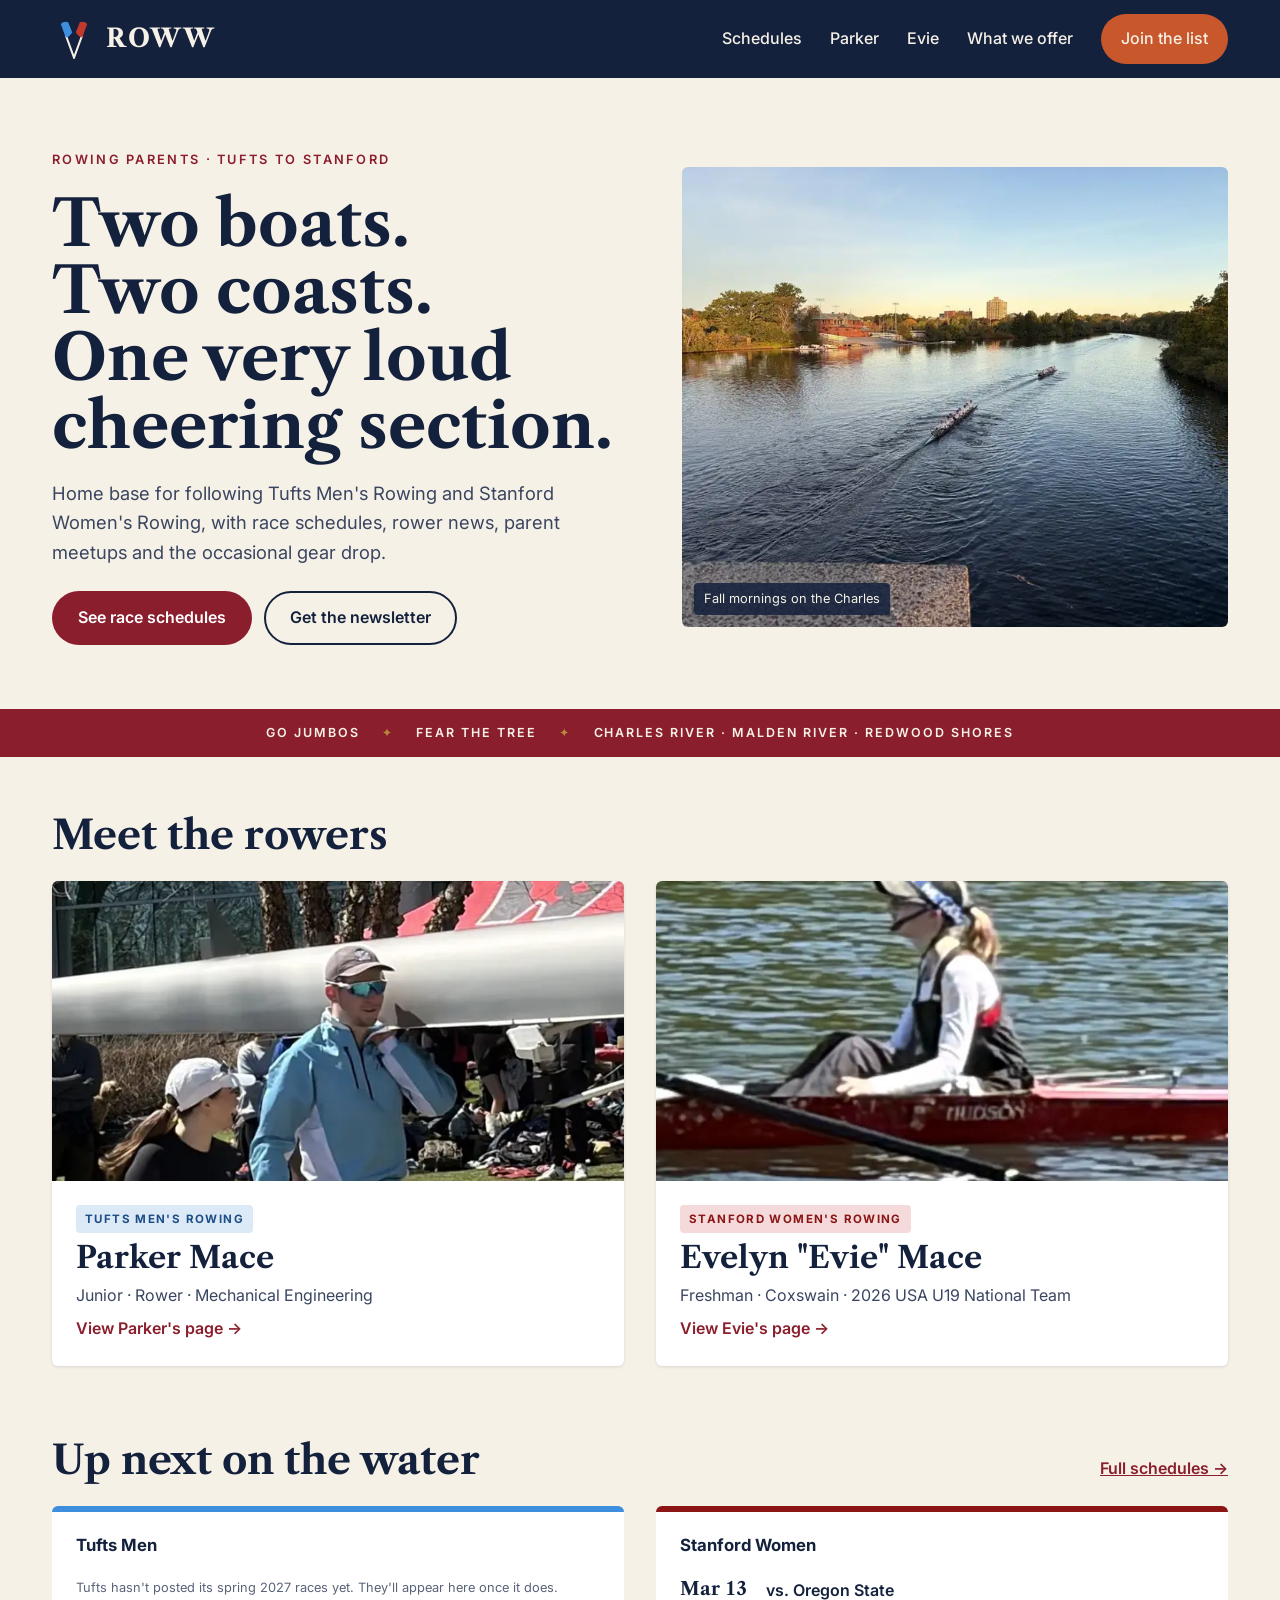
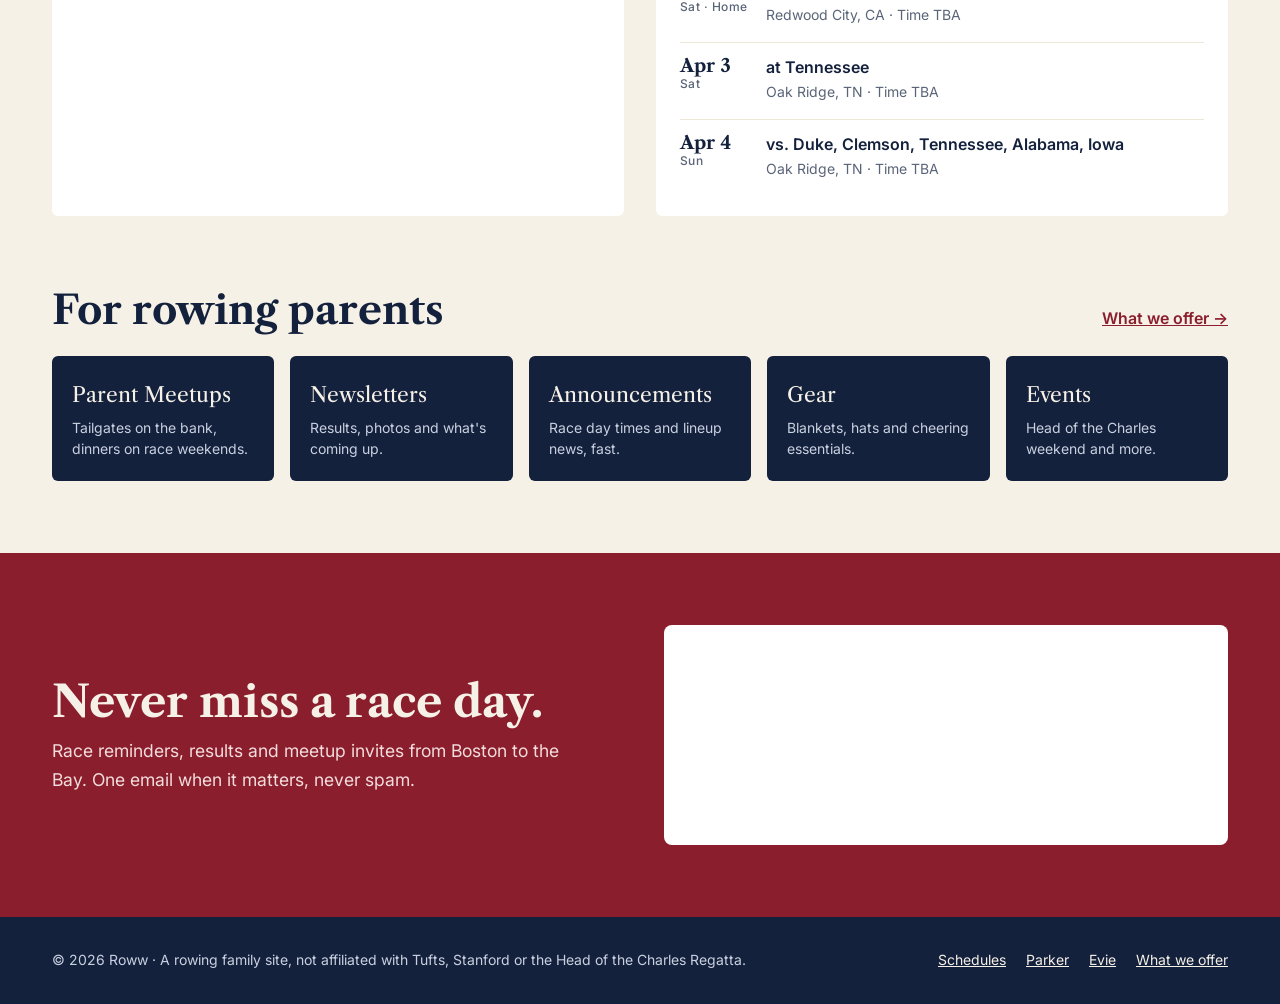
<file: index.html>
<!doctype html>
<html lang="en">
<head>
<meta charset="utf-8">
<meta name="viewport" content="width=device-width, initial-scale=1, viewport-fit=cover">
<title>Roww · Rowing parents, Tufts to Stanford</title>
<meta name="description" content="Race schedules, rower news and parent meetups for the families following Parker at Tufts Men's Rowing and Evie at Stanford Women's Rowing.">
<link rel="canonical" href="https://roww.ai/">
<meta name="theme-color" content="#14213D">

<!-- Social sharing previews -->
<meta property="og:type" content="website">
<meta property="og:site_name" content="Roww">
<meta property="og:title" content="Roww · Rowing parents, Tufts to Stanford">
<meta property="og:description" content="Two boats. Two coasts. One very loud cheering section.">
<meta property="og:url" content="https://roww.ai/">
<meta property="og:image" content="https://roww.ai/images/og-image.png">
<meta property="og:image:width" content="1200">
<meta property="og:image:height" content="630">
<meta property="og:image:alt" content="Roww logo: two crossed oar blades, Tufts blue and Stanford cardinal">
<meta name="twitter:card" content="summary_large_image">

<link rel="icon" href="/favicon.svg" type="image/svg+xml">
<link rel="icon" href="/favicon-32.png" sizes="32x32" type="image/png">
<link rel="apple-touch-icon" href="/apple-touch-icon.png">

<link rel="preconnect" href="https://fonts.googleapis.com">
<link rel="preconnect" href="https://fonts.gstatic.com" crossorigin>
<link rel="stylesheet" href="https://fonts.googleapis.com/css2?family=Libre+Caslon+Text:wght@400;700&family=Inter:wght@400;500;600;700&display=swap">
<link rel="stylesheet" href="css/site.css">
<link rel="preload" as="image" href="images/charles-sunrise-sm.webp" imagesrcset="images/charles-sunrise-sm.webp 800w, images/charles-sunrise-lg.webp 1400w" imagesizes="(min-width: 900px) 600px, 100vw">
</head>
<body>
<a class="skip-link" href="#main">Skip to content</a>

<!-- HEADER (same on every page) -->
<header class="site-header">
  <div class="wrap">
    <a class="brand" href="/" aria-label="Roww home">
      <svg viewBox="0 0 200 200" aria-hidden="true"><g transform="translate(100,185) rotate(-20)"><line x1="0" y1="0" x2="0" y2="-108" stroke="#F6F1E7" stroke-width="9" stroke-linecap="round"/><path d="M -4 -100 L -4 -165 Q 14 -174 30 -160 L 32 -112 Q 14 -96 -4 -100 Z" fill="#3E8EDE"/></g><g transform="translate(100,185) rotate(20) scale(-1,1)"><line x1="0" y1="0" x2="0" y2="-108" stroke="#F6F1E7" stroke-width="9" stroke-linecap="round"/><path d="M -4 -100 L -4 -165 Q 14 -174 30 -160 L 32 -112 Q 14 -96 -4 -100 Z" fill="#C0392B"/></g></svg>
      <span class="brand-word">ROWW</span>
    </a>
    <button class="menu-toggle" type="button" aria-expanded="false" aria-controls="site-nav">
      <svg viewBox="0 0 24 24" fill="none" stroke="currentColor" stroke-width="2" stroke-linecap="round" aria-hidden="true"><path d="M4 7h16M4 12h16M4 17h16"/></svg>
      Menu
    </button>
    <nav class="site-nav" id="site-nav" aria-label="Main">
      <ul>
        <li><a href="schedules.html">Schedules</a></li>
        <li><a href="parker.html">Parker</a></li>
        <li><a href="evie.html">Evie</a></li>
        <li><a href="offer.html">What we offer</a></li>
        <li><a class="btn btn-orange nav-cta" href="#signup">Join the list</a></li>
      </ul>
    </nav>
  </div>
</header>

<main id="main">

  <section class="hero">
    <div class="wrap">
      <div class="hero-copy">
        <p class="eyebrow">Rowing parents · Tufts to Stanford</p>
        <h1>Two boats. Two coasts. One very loud cheering section.</h1>
        <p class="hero-lede">Home base for following Tufts Men's Rowing and Stanford Women's Rowing, with race schedules, rower news, parent meetups and the occasional gear drop.</p>
        <div class="btn-row">
          <a class="btn btn-crimson" href="schedules.html">See race schedules</a>
          <a class="btn btn-outline" href="#signup">Get the newsletter</a>
        </div>
      </div>
      <figure class="hero-figure">
        <img src="images/charles-sunrise-sm.webp"
             srcset="images/charles-sunrise-sm.webp 800w, images/charles-sunrise-lg.webp 1400w"
             sizes="(min-width: 900px) 600px, 100vw"
             width="800" height="600" fetchpriority="high"
             alt="Eights rowing up the Charles River at sunrise past a boathouse in fall color">
        <figcaption>Fall mornings on the Charles</figcaption>
      </figure>
    </div>
  </section>

  <div class="ribbon" aria-hidden="true">
    <div class="wrap">
      <span>Go Jumbos</span><span class="star">✦</span><span>Fear the Tree</span><span class="star">✦</span><span>Charles River · Malden River · Redwood Shores</span>
    </div>
  </div>

  <section class="section" aria-labelledby="rowers-h">
    <div class="wrap">
      <h2 id="rowers-h">Meet the rowers</h2>
      <div class="rower-grid">
        <a class="rower-card" href="parker.html">
          <img src="images/parker-shell-sm.webp" srcset="images/parker-shell-sm.webp 369w, images/parker-shell-lg.webp 646w" sizes="(min-width: 720px) 600px, 100vw" width="369" height="800" loading="lazy" style="object-position: 50% 40%"
               alt="Parker carrying a Tufts shell to the dock">
          <div class="body">
            <span class="tag tag-tufts">Tufts Men's Rowing</span>
            <h3>Parker Mace</h3>
            <p class="meta">Junior · Rower · Mechanical Engineering</p>
            <span class="more">View Parker's page →</span>
          </div>
        </a>
        <a class="rower-card" href="evie.html">
          <img src="images/evie-cox-sm.webp" srcset="images/evie-cox-sm.webp 515w, images/evie-cox-lg.webp 901w" sizes="(min-width: 720px) 600px, 100vw" width="515" height="800" loading="lazy" style="object-position: 50% 40%"
               alt="Evie in the coxswain seat of a red shell">
          <div class="body">
            <span class="tag tag-stanford">Stanford Women's Rowing</span>
            <h3>Evelyn "Evie" Mace</h3>
            <p class="meta">Freshman · Coxswain · 2026 USA U19 National Team</p>
            <span class="more">View Evie's page →</span>
          </div>
        </a>
      </div>
    </div>
  </section>

  <section class="section" aria-labelledby="upnext-h">
    <div class="wrap">
      <div class="section-head">
        <h2 id="upnext-h">Up next on the water</h2>
        <a href="schedules.html">Full schedules →</a>
      </div>
      <div class="upnext-grid" id="upnext">
        <div class="upnext-card tufts"><h3>Tufts Men</h3><p class="sample-note">Loading races…</p></div>
        <div class="upnext-card stanford"><h3>Stanford Women</h3><p class="sample-note">Loading races…</p></div>
      </div>
    </div>
  </section>

  <section class="section" aria-labelledby="offer-h">
    <div class="wrap">
      <div class="section-head">
        <h2 id="offer-h">For rowing parents</h2>
        <a href="offer.html">What we offer →</a>
      </div>
      <div class="offer-strip">
        <a href="offer.html#meetups"><span class="name">Parent Meetups</span><span class="blurb">Tailgates on the bank, dinners on race weekends.</span></a>
        <a href="offer.html#newsletters"><span class="name">Newsletters</span><span class="blurb">Results, photos and what's coming up.</span></a>
        <a href="offer.html#announcements"><span class="name">Announcements</span><span class="blurb">Race day times and lineup news, fast.</span></a>
        <a href="offer.html#gear"><span class="name">Gear</span><span class="blurb">Blankets, hats and cheering essentials.</span></a>
        <a href="offer.html#events"><span class="name">Events</span><span class="blurb">Head of the Charles weekend and more.</span></a>
      </div>
    </div>
  </section>

  <section class="signup" id="signup" aria-labelledby="signup-h">
    <div class="wrap">
      <div>
        <h2 id="signup-h">Never miss a race day.</h2>
        <p>Race reminders, results and meetup invites from Boston to the Bay. One email when it matters, never spam.</p>
      </div>
      <!-- SIGNUP FORM: Constant Contact inline form. Edit the form's fields and wording in Constant Contact, not here. -->
      <div class="cc-form">
<!-- Begin Constant Contact Inline Form Code -->
<div class="ctct-inline-form" data-form-id="ab617357-0ce6-487d-9f11-907c189fa9ec"></div>
<!-- End Constant Contact Inline Form Code -->
      </div>
    </div>
  </section>

</main>

<!-- FOOTER (same on every page) -->
<footer class="site-footer">
  <div class="wrap">
    <p>© 2026 Roww · A rowing family site, not affiliated with Tufts, Stanford or the Head of the Charles Regatta.</p>
    <ul class="footer-links">
      <li><a href="schedules.html">Schedules</a></li>
      <li><a href="parker.html">Parker</a></li>
      <li><a href="evie.html">Evie</a></li>
      <li><a href="offer.html">What we offer</a></li>
    </ul>
  </div>
</footer>

<script src="js/site.js" defer></script>
<!-- Begin Constant Contact Active Forms -->
<script> var _ctct_m = "75a6a1ada45d8d540d7086246d380469"; </script>
<script id="signupScript" src="//static.ctctcdn.com/js/signup-form-widget/current/signup-form-widget.min.js" async defer></script>
<!-- End Constant Contact Active Forms -->
</body>
</html>
</file>
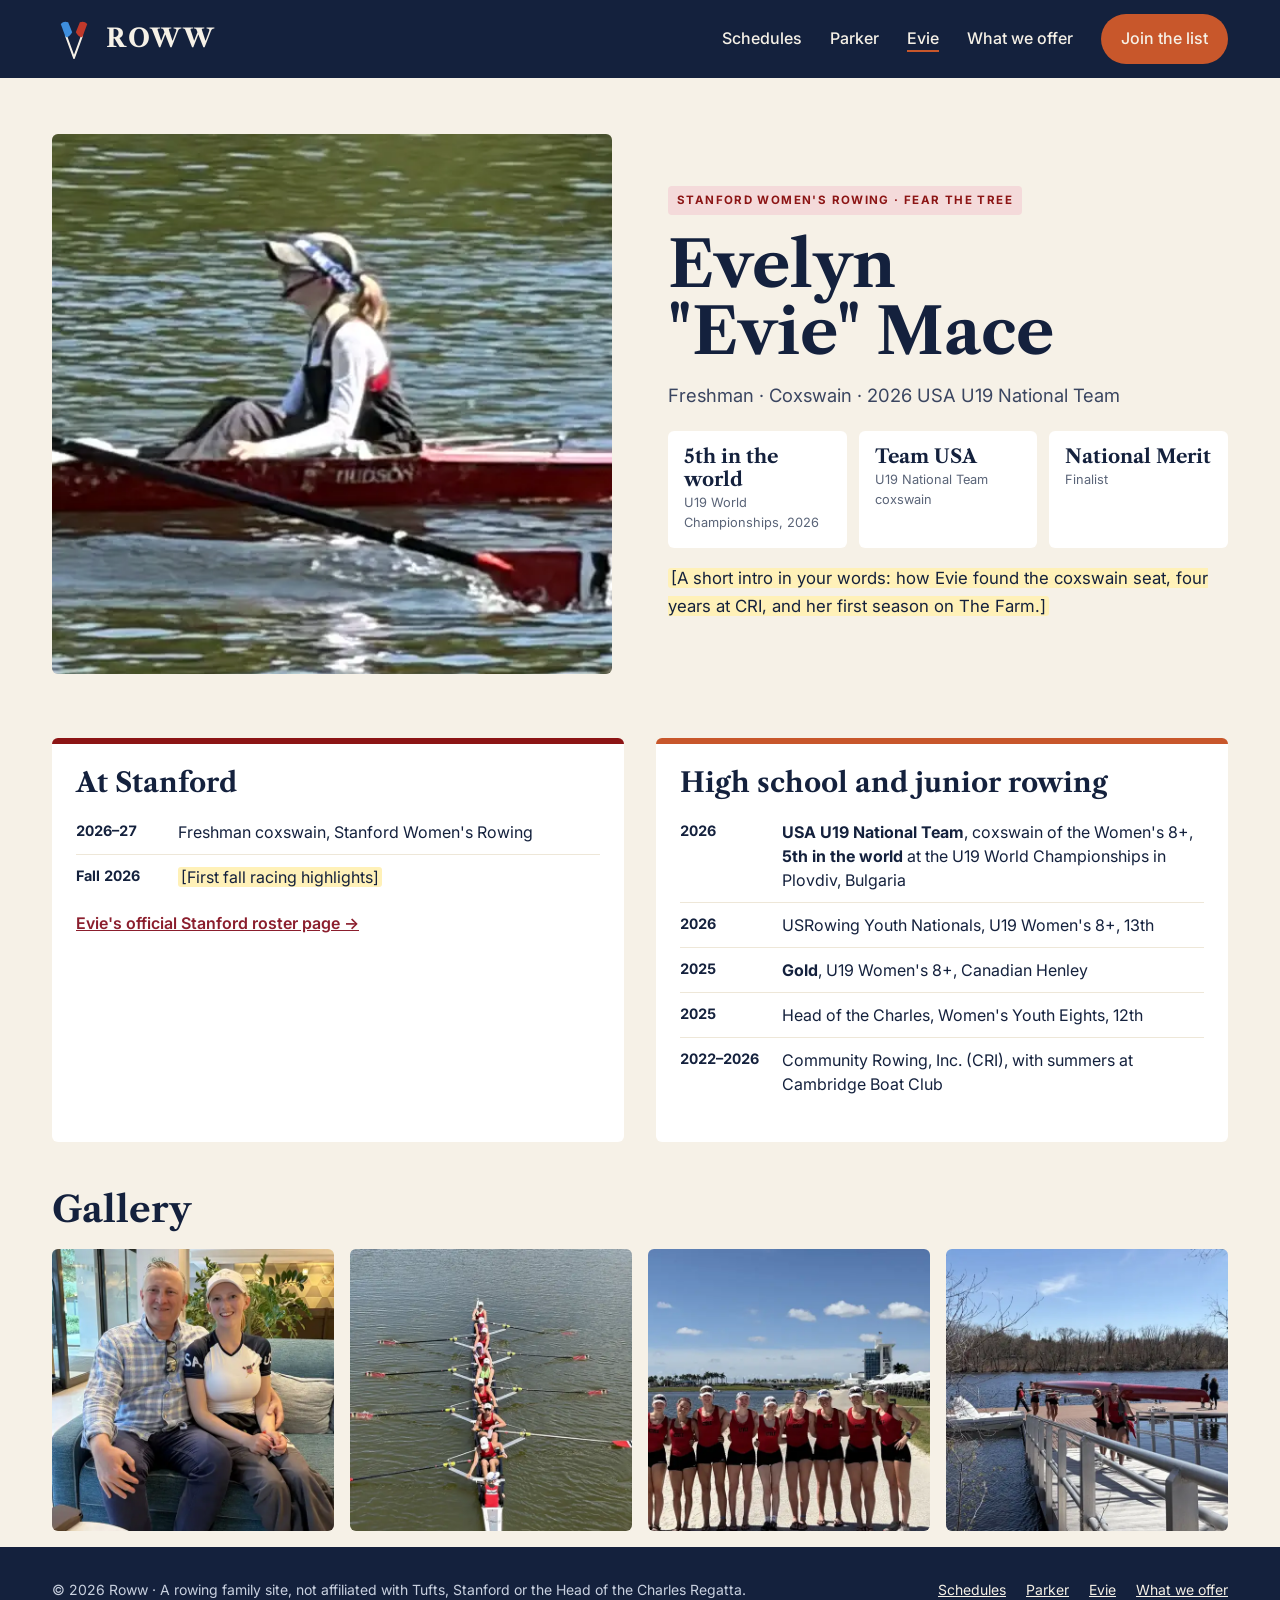
<file: evie.html>
<!doctype html>
<html lang="en">
<head>
<meta charset="utf-8">
<meta name="viewport" content="width=device-width, initial-scale=1, viewport-fit=cover">
<title>Evie Mace · Stanford Women's Rowing · Roww</title>
<meta name="description" content="Evie's rowing page: results at Stanford, junior rowing highlights and race-day photos.">
<link rel="canonical" href="https://roww.ai/evie.html">
<meta name="theme-color" content="#14213D">

<!-- Social sharing previews -->
<meta property="og:type" content="website">
<meta property="og:site_name" content="Roww">
<meta property="og:title" content="Evie Mace · Stanford Women's Rowing · Roww">
<meta property="og:description" content="Evie's rowing page: results at Stanford, junior rowing highlights and race-day photos.">
<meta property="og:url" content="https://roww.ai/evie.html">
<meta property="og:image" content="https://roww.ai/images/og-image.png">
<meta property="og:image:width" content="1200">
<meta property="og:image:height" content="630">
<meta property="og:image:alt" content="Roww logo: two crossed oar blades, Tufts blue and Stanford cardinal">
<meta name="twitter:card" content="summary_large_image">

<link rel="icon" href="/favicon.svg" type="image/svg+xml">
<link rel="icon" href="/favicon-32.png" sizes="32x32" type="image/png">
<link rel="apple-touch-icon" href="/apple-touch-icon.png">

<link rel="preconnect" href="https://fonts.googleapis.com">
<link rel="preconnect" href="https://fonts.gstatic.com" crossorigin>
<link rel="stylesheet" href="https://fonts.googleapis.com/css2?family=Libre+Caslon+Text:wght@400;700&family=Inter:wght@400;500;600;700&display=swap">
<link rel="stylesheet" href="css/site.css">
<link rel="preload" as="image" href="images/evie-cox-sm.webp" imagesrcset="images/evie-cox-sm.webp 800w, images/evie-cox-lg.webp 1400w" imagesizes="(min-width: 900px) 600px, 100vw">
</head>
<body>
<a class="skip-link" href="#main">Skip to content</a>

<!-- HEADER (same on every page) -->
<header class="site-header">
  <div class="wrap">
    <a class="brand" href="/" aria-label="Roww home">
      <svg viewBox="0 0 200 200" aria-hidden="true"><g transform="translate(100,185) rotate(-20)"><line x1="0" y1="0" x2="0" y2="-108" stroke="#F6F1E7" stroke-width="9" stroke-linecap="round"/><path d="M -4 -100 L -4 -165 Q 14 -174 30 -160 L 32 -112 Q 14 -96 -4 -100 Z" fill="#3E8EDE"/></g><g transform="translate(100,185) rotate(20) scale(-1,1)"><line x1="0" y1="0" x2="0" y2="-108" stroke="#F6F1E7" stroke-width="9" stroke-linecap="round"/><path d="M -4 -100 L -4 -165 Q 14 -174 30 -160 L 32 -112 Q 14 -96 -4 -100 Z" fill="#C0392B"/></g></svg>
      <span class="brand-word">ROWW</span>
    </a>
    <button class="menu-toggle" type="button" aria-expanded="false" aria-controls="site-nav">
      <svg viewBox="0 0 24 24" fill="none" stroke="currentColor" stroke-width="2" stroke-linecap="round" aria-hidden="true"><path d="M4 7h16M4 12h16M4 17h16"/></svg>
      Menu
    </button>
    <nav class="site-nav" id="site-nav" aria-label="Main">
      <ul>
        <li><a href="schedules.html">Schedules</a></li>
        <li><a href="parker.html">Parker</a></li>
        <li><a href="evie.html">Evie</a></li>
        <li><a href="offer.html">What we offer</a></li>
        <li><a class="btn btn-orange nav-cta" href="index.html#signup">Join the list</a></li>
      </ul>
    </nav>
  </div>
</header>

<main id="main">

  <div data-rower="evie">
    <div class="wrap"><p style="padding-block:48px">Loading Evie's page…</p></div>
  </div>

</main>

<!-- FOOTER (same on every page) -->
<footer class="site-footer">
  <div class="wrap">
    <p>© 2026 Roww · A rowing family site, not affiliated with Tufts, Stanford or the Head of the Charles Regatta.</p>
    <ul class="footer-links">
      <li><a href="schedules.html">Schedules</a></li>
      <li><a href="parker.html">Parker</a></li>
      <li><a href="evie.html">Evie</a></li>
      <li><a href="offer.html">What we offer</a></li>
    </ul>
  </div>
</footer>

<script src="js/site.js" defer></script>
<!-- Begin Constant Contact Active Forms -->
<script> var _ctct_m = "75a6a1ada45d8d540d7086246d380469"; </script>
<script id="signupScript" src="//static.ctctcdn.com/js/signup-form-widget/current/signup-form-widget.min.js" async defer></script>
<!-- End Constant Contact Active Forms -->
</body>
</html>
</file>
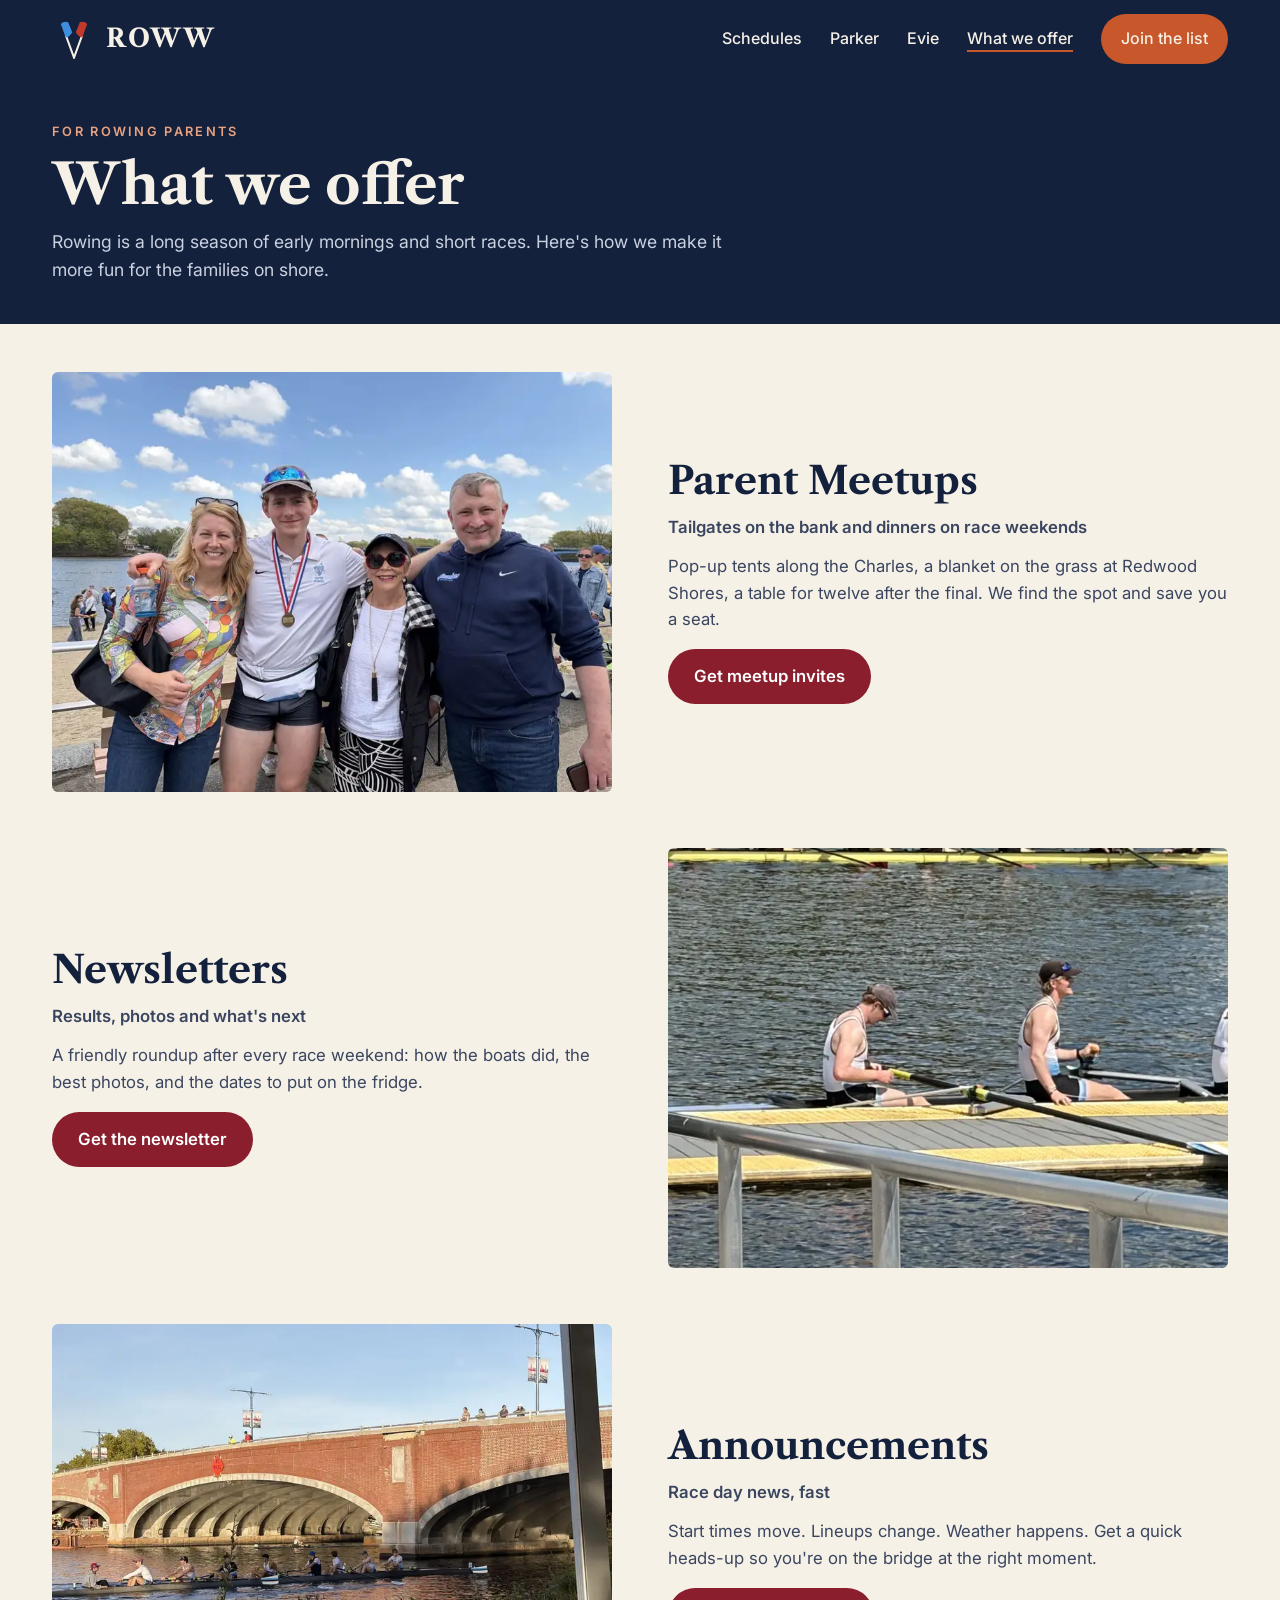
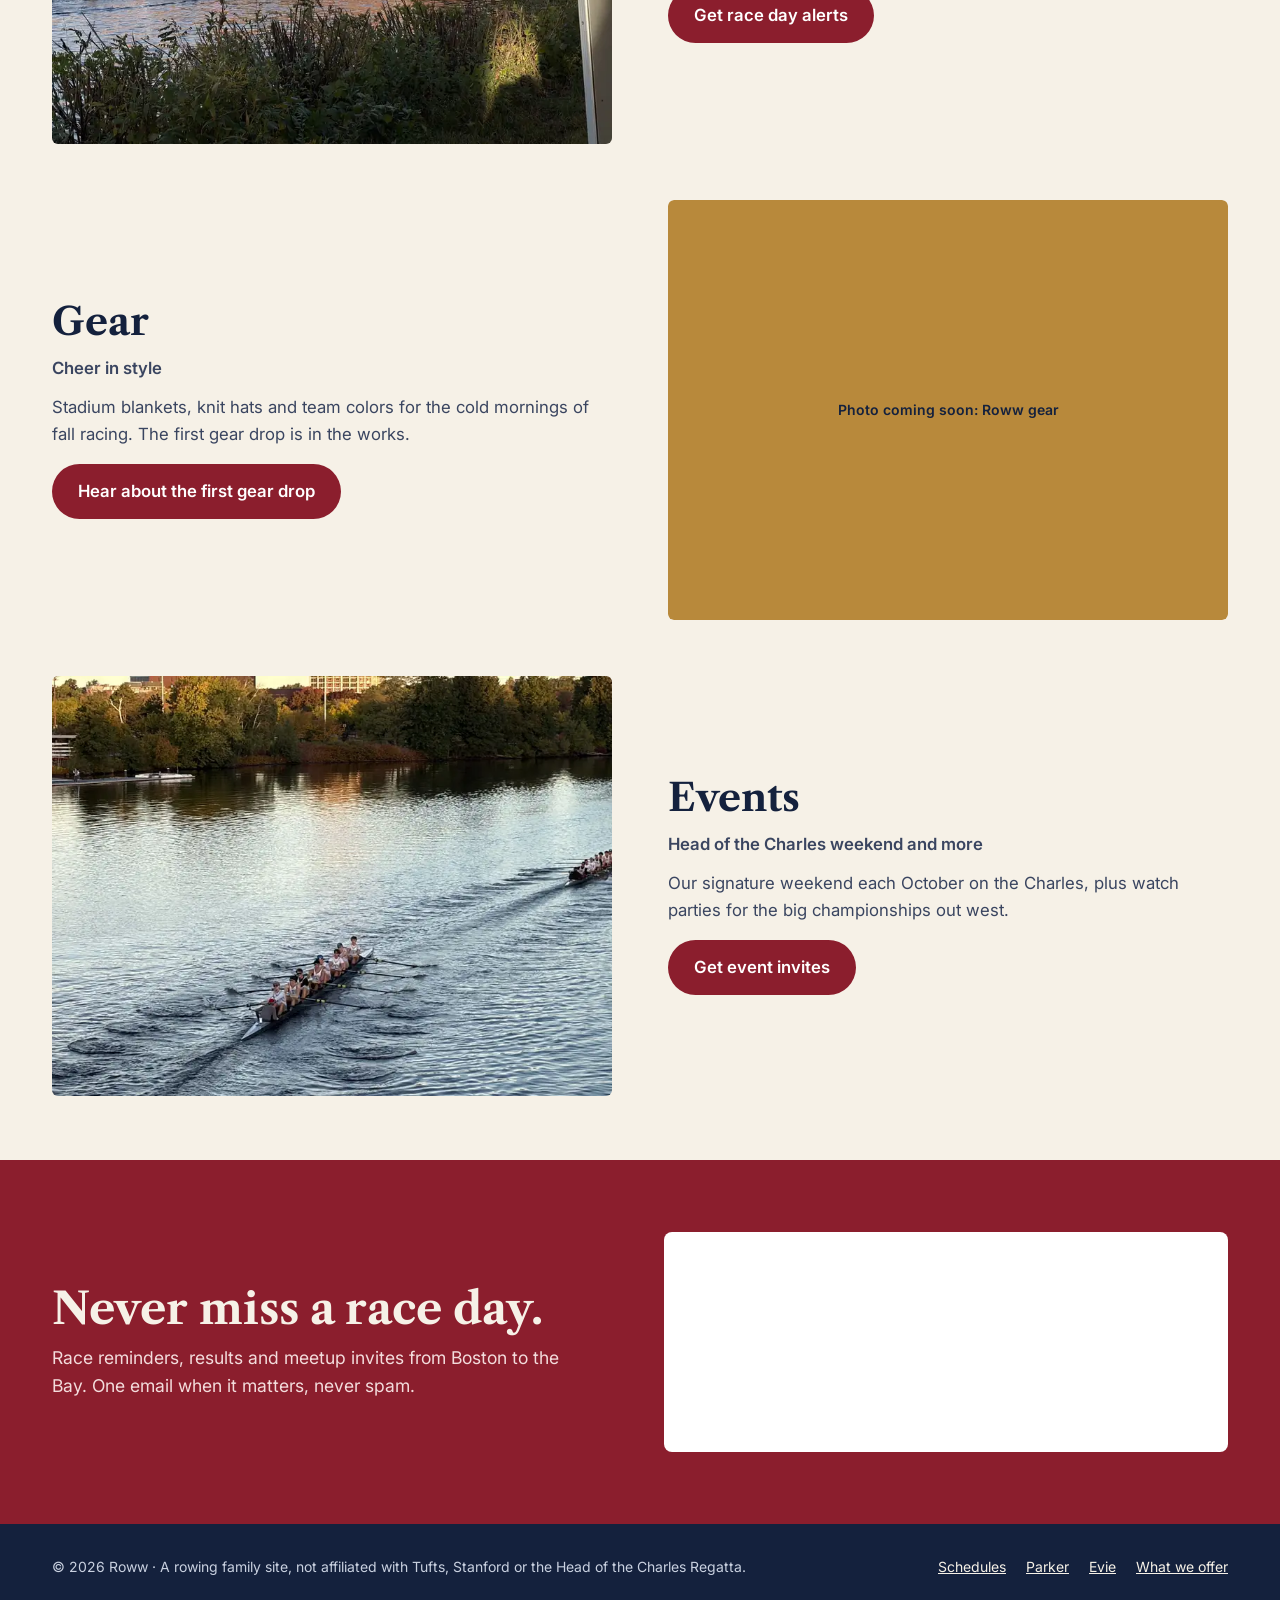
<file: offer.html>
<!doctype html>
<html lang="en">
<head>
<meta charset="utf-8">
<meta name="viewport" content="width=device-width, initial-scale=1, viewport-fit=cover">
<title>What we offer · Roww</title>
<meta name="description" content="Parent meetups, newsletters, race-day announcements, gear and events for rowing families following Tufts and Stanford.">
<link rel="canonical" href="https://roww.ai/offer.html">
<meta name="theme-color" content="#14213D">

<!-- Social sharing previews -->
<meta property="og:type" content="website">
<meta property="og:site_name" content="Roww">
<meta property="og:title" content="What we offer · Roww">
<meta property="og:description" content="Parent meetups, newsletters, race-day announcements, gear and events for rowing families following Tufts and Stanford.">
<meta property="og:url" content="https://roww.ai/offer.html">
<meta property="og:image" content="https://roww.ai/images/og-image.png">
<meta property="og:image:width" content="1200">
<meta property="og:image:height" content="630">
<meta property="og:image:alt" content="Roww logo: two crossed oar blades, Tufts blue and Stanford cardinal">
<meta name="twitter:card" content="summary_large_image">

<link rel="icon" href="/favicon.svg" type="image/svg+xml">
<link rel="icon" href="/favicon-32.png" sizes="32x32" type="image/png">
<link rel="apple-touch-icon" href="/apple-touch-icon.png">

<link rel="preconnect" href="https://fonts.googleapis.com">
<link rel="preconnect" href="https://fonts.gstatic.com" crossorigin>
<link rel="stylesheet" href="https://fonts.googleapis.com/css2?family=Libre+Caslon+Text:wght@400;700&family=Inter:wght@400;500;600;700&display=swap">
<link rel="stylesheet" href="css/site.css">
</head>
<body>
<a class="skip-link" href="#main">Skip to content</a>

<!-- HEADER (same on every page) -->
<header class="site-header">
  <div class="wrap">
    <a class="brand" href="/" aria-label="Roww home">
      <svg viewBox="0 0 200 200" aria-hidden="true"><g transform="translate(100,185) rotate(-20)"><line x1="0" y1="0" x2="0" y2="-108" stroke="#F6F1E7" stroke-width="9" stroke-linecap="round"/><path d="M -4 -100 L -4 -165 Q 14 -174 30 -160 L 32 -112 Q 14 -96 -4 -100 Z" fill="#3E8EDE"/></g><g transform="translate(100,185) rotate(20) scale(-1,1)"><line x1="0" y1="0" x2="0" y2="-108" stroke="#F6F1E7" stroke-width="9" stroke-linecap="round"/><path d="M -4 -100 L -4 -165 Q 14 -174 30 -160 L 32 -112 Q 14 -96 -4 -100 Z" fill="#C0392B"/></g></svg>
      <span class="brand-word">ROWW</span>
    </a>
    <button class="menu-toggle" type="button" aria-expanded="false" aria-controls="site-nav">
      <svg viewBox="0 0 24 24" fill="none" stroke="currentColor" stroke-width="2" stroke-linecap="round" aria-hidden="true"><path d="M4 7h16M4 12h16M4 17h16"/></svg>
      Menu
    </button>
    <nav class="site-nav" id="site-nav" aria-label="Main">
      <ul>
        <li><a href="schedules.html">Schedules</a></li>
        <li><a href="parker.html">Parker</a></li>
        <li><a href="evie.html">Evie</a></li>
        <li><a href="offer.html">What we offer</a></li>
        <li><a class="btn btn-orange nav-cta" href="#signup">Join the list</a></li>
      </ul>
    </nav>
  </div>
</header>

<main id="main">

  <section class="page-intro">
    <div class="wrap">
      <p class="eyebrow">For rowing parents</p>
      <h1>What we offer</h1>
      <p class="lede">Rowing is a long season of early mornings and short races. Here's how we make it more fun for the families on shore.</p>
    </div>
  </section>

  <div class="wrap offers" id="offerings">
    <p>Loading…</p>
  </div>

  <section class="signup" id="signup" aria-labelledby="signup-h">
    <div class="wrap">
      <div>
        <h2 id="signup-h">Never miss a race day.</h2>
        <p>Race reminders, results and meetup invites from Boston to the Bay. One email when it matters, never spam.</p>
      </div>
      <!-- SIGNUP FORM: Constant Contact inline form. Edit the form's fields and wording in Constant Contact, not here. -->
      <div class="cc-form">
<!-- Begin Constant Contact Inline Form Code -->
<div class="ctct-inline-form" data-form-id="ab617357-0ce6-487d-9f11-907c189fa9ec"></div>
<!-- End Constant Contact Inline Form Code -->
      </div>
    </div>
  </section>

</main>

<!-- FOOTER (same on every page) -->
<footer class="site-footer">
  <div class="wrap">
    <p>© 2026 Roww · A rowing family site, not affiliated with Tufts, Stanford or the Head of the Charles Regatta.</p>
    <ul class="footer-links">
      <li><a href="schedules.html">Schedules</a></li>
      <li><a href="parker.html">Parker</a></li>
      <li><a href="evie.html">Evie</a></li>
      <li><a href="offer.html">What we offer</a></li>
    </ul>
  </div>
</footer>

<script src="js/site.js" defer></script>
<!-- Begin Constant Contact Active Forms -->
<script> var _ctct_m = "75a6a1ada45d8d540d7086246d380469"; </script>
<script id="signupScript" src="//static.ctctcdn.com/js/signup-form-widget/current/signup-form-widget.min.js" async defer></script>
<!-- End Constant Contact Active Forms -->
</body>
</html>
</file>
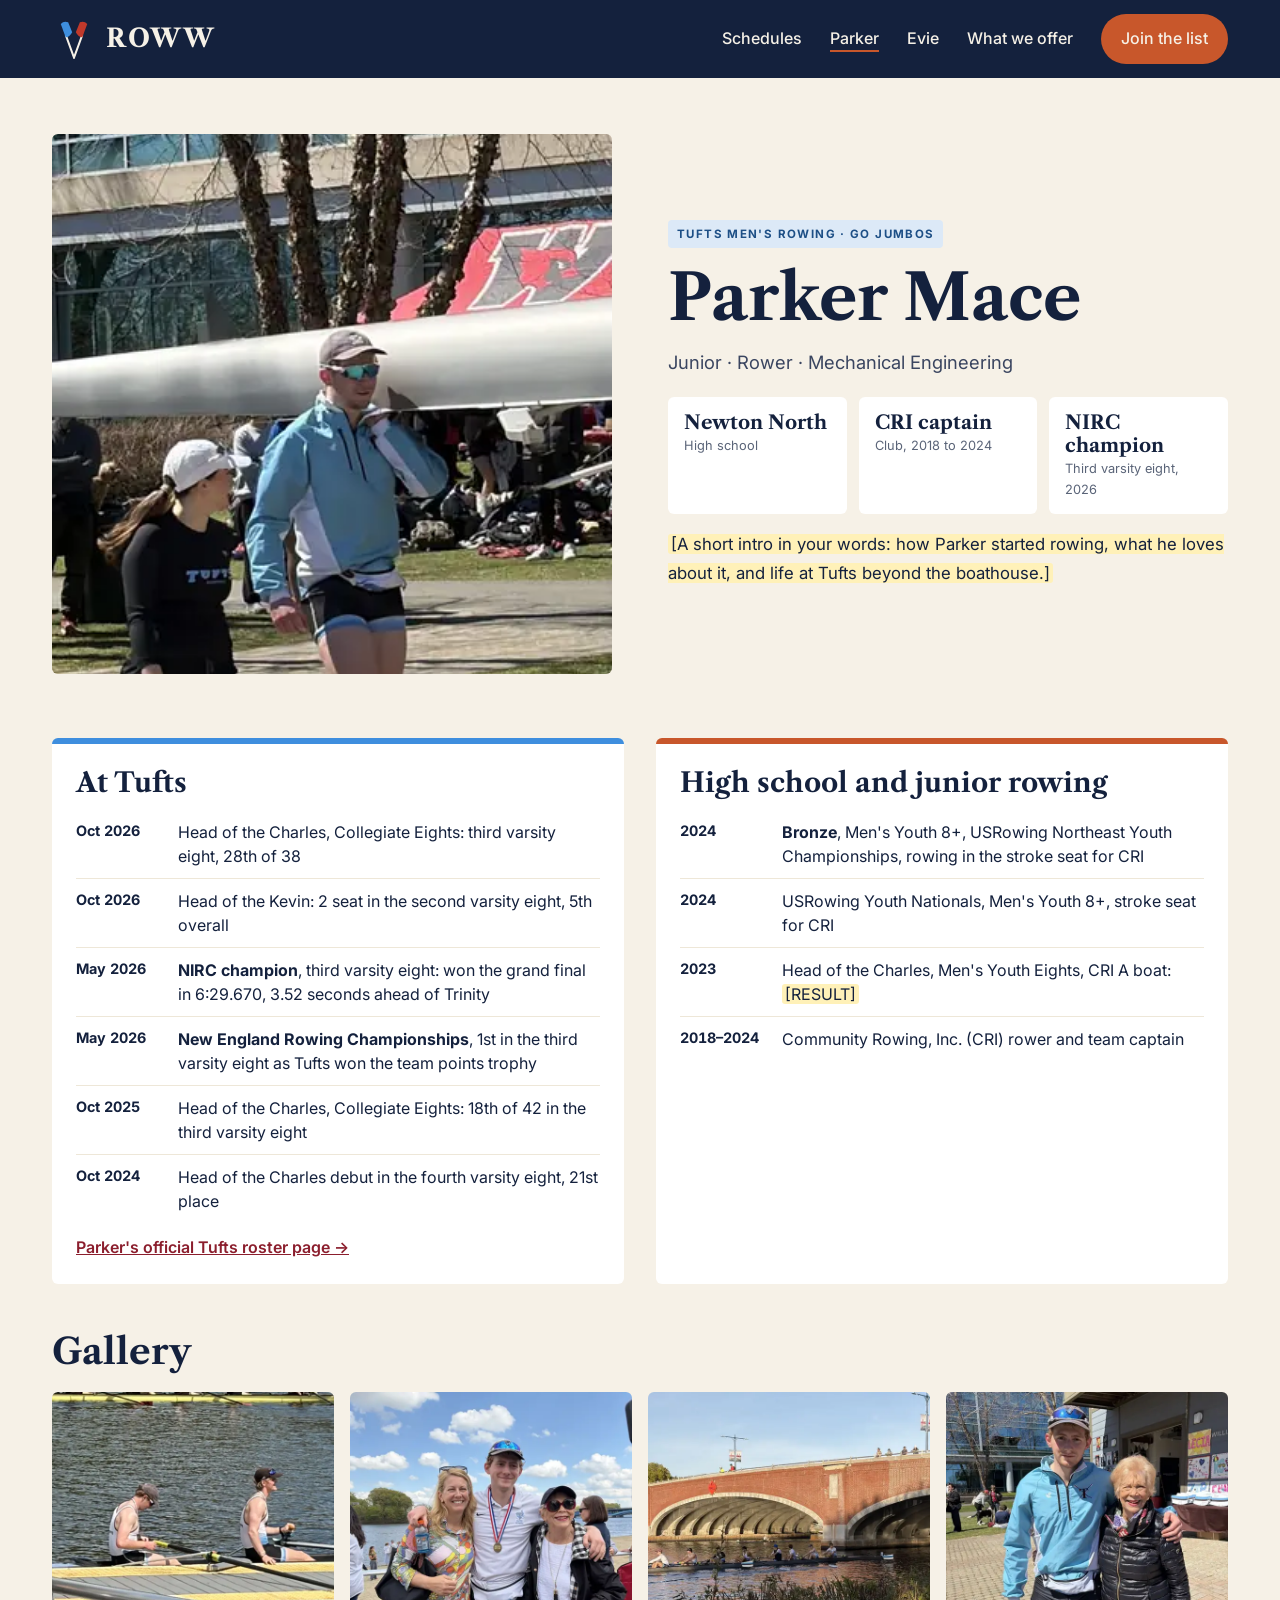
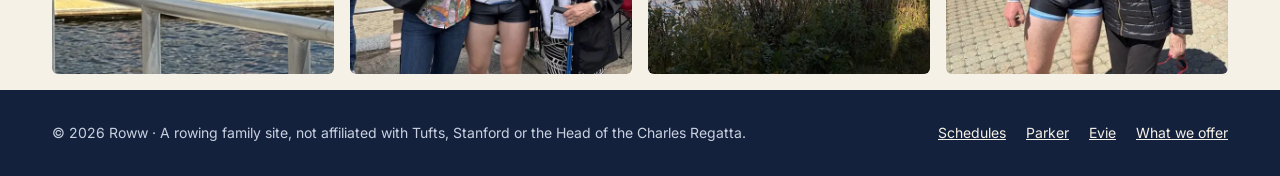
<file: parker.html>
<!doctype html>
<html lang="en">
<head>
<meta charset="utf-8">
<meta name="viewport" content="width=device-width, initial-scale=1, viewport-fit=cover">
<title>Parker Mace · Tufts Men's Rowing · Roww</title>
<meta name="description" content="Parker's rowing page: results at Tufts, junior rowing highlights and race-day photos.">
<link rel="canonical" href="https://roww.ai/parker.html">
<meta name="theme-color" content="#14213D">

<!-- Social sharing previews -->
<meta property="og:type" content="website">
<meta property="og:site_name" content="Roww">
<meta property="og:title" content="Parker Mace · Tufts Men's Rowing · Roww">
<meta property="og:description" content="Parker's rowing page: results at Tufts, junior rowing highlights and race-day photos.">
<meta property="og:url" content="https://roww.ai/parker.html">
<meta property="og:image" content="https://roww.ai/images/og-image.png">
<meta property="og:image:width" content="1200">
<meta property="og:image:height" content="630">
<meta property="og:image:alt" content="Roww logo: two crossed oar blades, Tufts blue and Stanford cardinal">
<meta name="twitter:card" content="summary_large_image">

<link rel="icon" href="/favicon.svg" type="image/svg+xml">
<link rel="icon" href="/favicon-32.png" sizes="32x32" type="image/png">
<link rel="apple-touch-icon" href="/apple-touch-icon.png">

<link rel="preconnect" href="https://fonts.googleapis.com">
<link rel="preconnect" href="https://fonts.gstatic.com" crossorigin>
<link rel="stylesheet" href="https://fonts.googleapis.com/css2?family=Libre+Caslon+Text:wght@400;700&family=Inter:wght@400;500;600;700&display=swap">
<link rel="stylesheet" href="css/site.css">
<link rel="preload" as="image" href="images/parker-shell-sm.webp" imagesrcset="images/parker-shell-sm.webp 800w, images/parker-shell-lg.webp 1400w" imagesizes="(min-width: 900px) 600px, 100vw">
</head>
<body>
<a class="skip-link" href="#main">Skip to content</a>

<!-- HEADER (same on every page) -->
<header class="site-header">
  <div class="wrap">
    <a class="brand" href="/" aria-label="Roww home">
      <svg viewBox="0 0 200 200" aria-hidden="true"><g transform="translate(100,185) rotate(-20)"><line x1="0" y1="0" x2="0" y2="-108" stroke="#F6F1E7" stroke-width="9" stroke-linecap="round"/><path d="M -4 -100 L -4 -165 Q 14 -174 30 -160 L 32 -112 Q 14 -96 -4 -100 Z" fill="#3E8EDE"/></g><g transform="translate(100,185) rotate(20) scale(-1,1)"><line x1="0" y1="0" x2="0" y2="-108" stroke="#F6F1E7" stroke-width="9" stroke-linecap="round"/><path d="M -4 -100 L -4 -165 Q 14 -174 30 -160 L 32 -112 Q 14 -96 -4 -100 Z" fill="#C0392B"/></g></svg>
      <span class="brand-word">ROWW</span>
    </a>
    <button class="menu-toggle" type="button" aria-expanded="false" aria-controls="site-nav">
      <svg viewBox="0 0 24 24" fill="none" stroke="currentColor" stroke-width="2" stroke-linecap="round" aria-hidden="true"><path d="M4 7h16M4 12h16M4 17h16"/></svg>
      Menu
    </button>
    <nav class="site-nav" id="site-nav" aria-label="Main">
      <ul>
        <li><a href="schedules.html">Schedules</a></li>
        <li><a href="parker.html">Parker</a></li>
        <li><a href="evie.html">Evie</a></li>
        <li><a href="offer.html">What we offer</a></li>
        <li><a class="btn btn-orange nav-cta" href="index.html#signup">Join the list</a></li>
      </ul>
    </nav>
  </div>
</header>

<main id="main">

  <div data-rower="parker">
    <div class="wrap"><p style="padding-block:48px">Loading Parker's page…</p></div>
  </div>

</main>

<!-- FOOTER (same on every page) -->
<footer class="site-footer">
  <div class="wrap">
    <p>© 2026 Roww · A rowing family site, not affiliated with Tufts, Stanford or the Head of the Charles Regatta.</p>
    <ul class="footer-links">
      <li><a href="schedules.html">Schedules</a></li>
      <li><a href="parker.html">Parker</a></li>
      <li><a href="evie.html">Evie</a></li>
      <li><a href="offer.html">What we offer</a></li>
    </ul>
  </div>
</footer>

<script src="js/site.js" defer></script>
<!-- Begin Constant Contact Active Forms -->
<script> var _ctct_m = "75a6a1ada45d8d540d7086246d380469"; </script>
<script id="signupScript" src="//static.ctctcdn.com/js/signup-form-widget/current/signup-form-widget.min.js" async defer></script>
<!-- End Constant Contact Active Forms -->
</body>
</html>
</file>
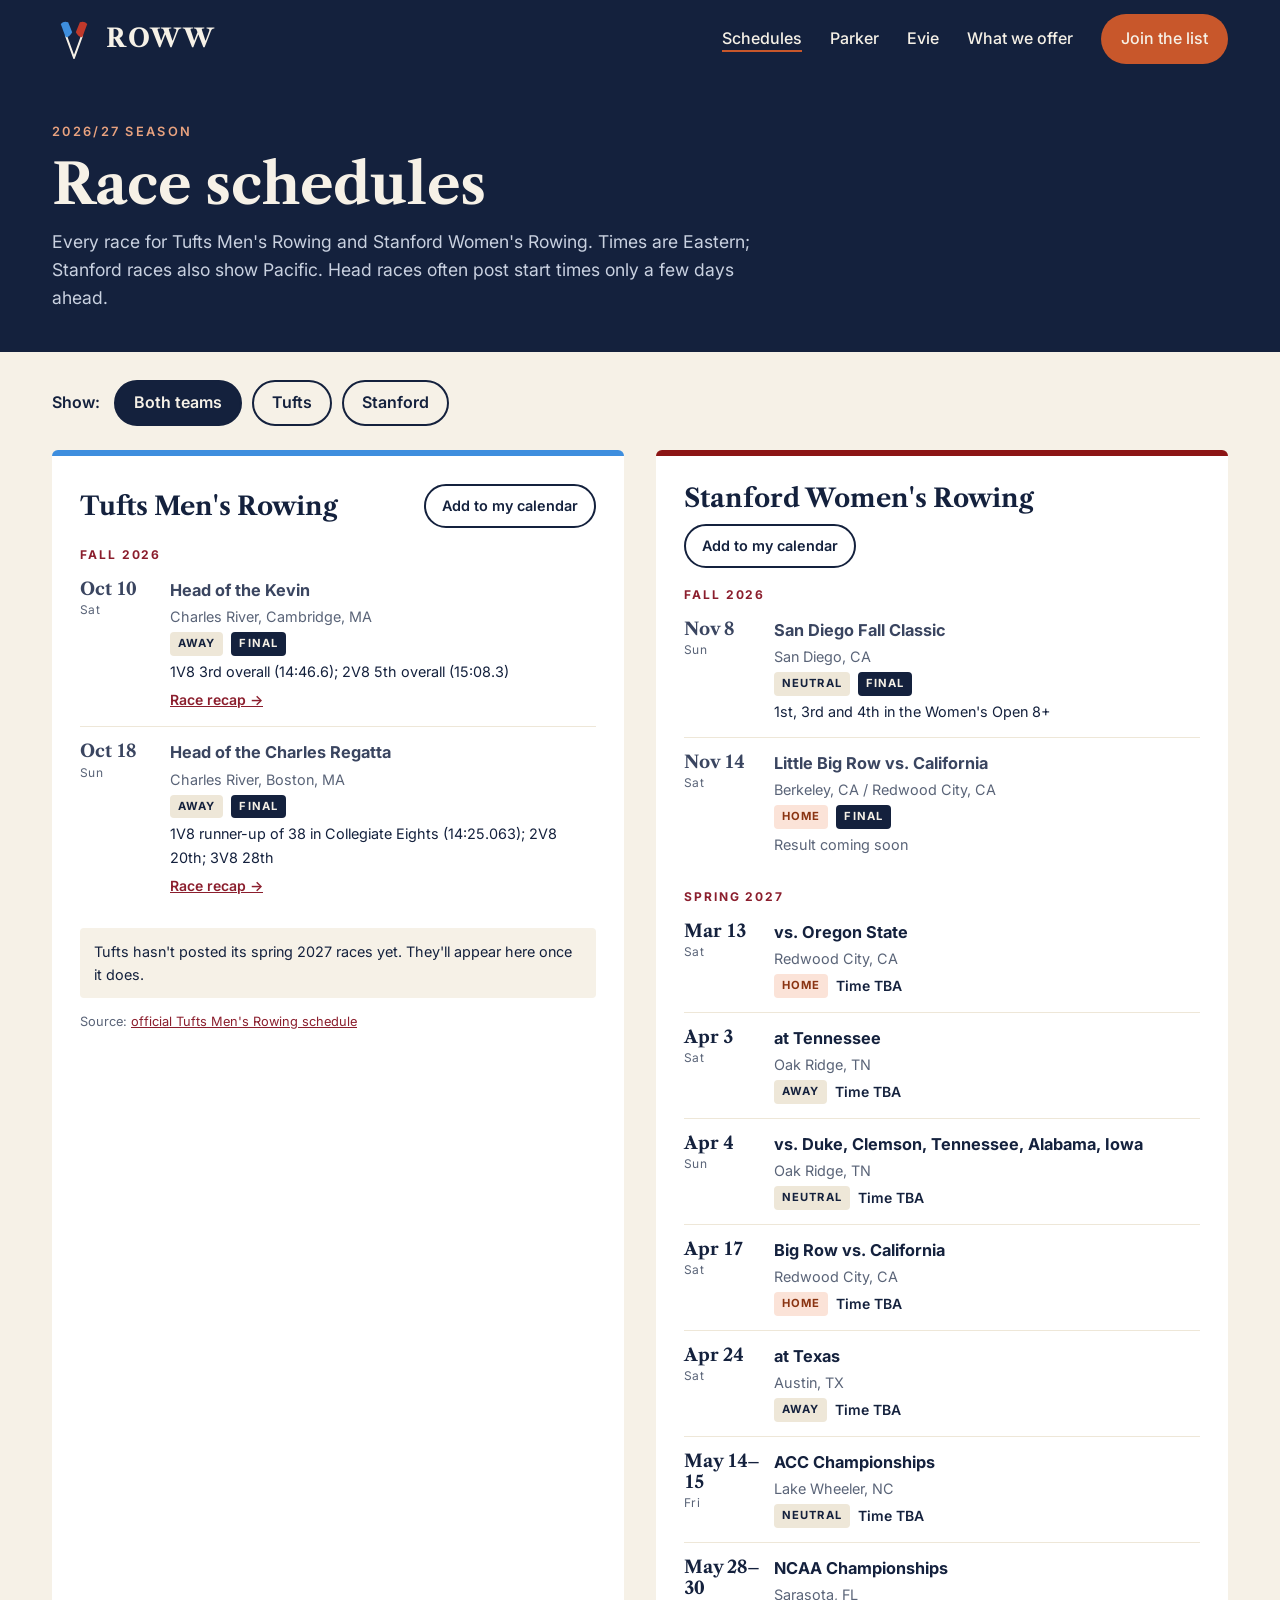
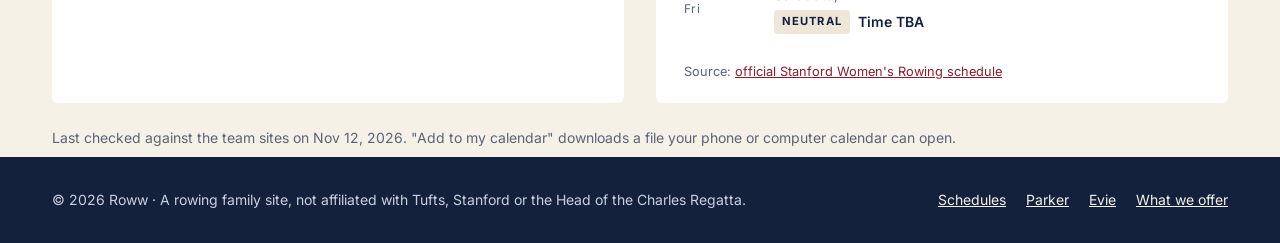
<file: schedules.html>
<!doctype html>
<html lang="en">
<head>
<meta charset="utf-8">
<meta name="viewport" content="width=device-width, initial-scale=1, viewport-fit=cover">
<title>Race schedules · Roww</title>
<meta name="description" content="The 2026/27 race schedules for Tufts Men's Rowing and Stanford Women's Rowing, with times in Eastern and Pacific and calendar downloads.">
<link rel="canonical" href="https://roww.ai/schedules.html">
<meta name="theme-color" content="#14213D">

<!-- Social sharing previews -->
<meta property="og:type" content="website">
<meta property="og:site_name" content="Roww">
<meta property="og:title" content="Race schedules · Roww">
<meta property="og:description" content="The 2026/27 race schedules for Tufts Men's Rowing and Stanford Women's Rowing, with times in Eastern and Pacific and calendar downloads.">
<meta property="og:url" content="https://roww.ai/schedules.html">
<meta property="og:image" content="https://roww.ai/images/og-image.png">
<meta property="og:image:width" content="1200">
<meta property="og:image:height" content="630">
<meta property="og:image:alt" content="Roww logo: two crossed oar blades, Tufts blue and Stanford cardinal">
<meta name="twitter:card" content="summary_large_image">

<link rel="icon" href="/favicon.svg" type="image/svg+xml">
<link rel="icon" href="/favicon-32.png" sizes="32x32" type="image/png">
<link rel="apple-touch-icon" href="/apple-touch-icon.png">

<link rel="preconnect" href="https://fonts.googleapis.com">
<link rel="preconnect" href="https://fonts.gstatic.com" crossorigin>
<link rel="stylesheet" href="https://fonts.googleapis.com/css2?family=Libre+Caslon+Text:wght@400;700&family=Inter:wght@400;500;600;700&display=swap">
<link rel="stylesheet" href="css/site.css">
</head>
<body>
<a class="skip-link" href="#main">Skip to content</a>

<!-- HEADER (same on every page) -->
<header class="site-header">
  <div class="wrap">
    <a class="brand" href="/" aria-label="Roww home">
      <svg viewBox="0 0 200 200" aria-hidden="true"><g transform="translate(100,185) rotate(-20)"><line x1="0" y1="0" x2="0" y2="-108" stroke="#F6F1E7" stroke-width="9" stroke-linecap="round"/><path d="M -4 -100 L -4 -165 Q 14 -174 30 -160 L 32 -112 Q 14 -96 -4 -100 Z" fill="#3E8EDE"/></g><g transform="translate(100,185) rotate(20) scale(-1,1)"><line x1="0" y1="0" x2="0" y2="-108" stroke="#F6F1E7" stroke-width="9" stroke-linecap="round"/><path d="M -4 -100 L -4 -165 Q 14 -174 30 -160 L 32 -112 Q 14 -96 -4 -100 Z" fill="#C0392B"/></g></svg>
      <span class="brand-word">ROWW</span>
    </a>
    <button class="menu-toggle" type="button" aria-expanded="false" aria-controls="site-nav">
      <svg viewBox="0 0 24 24" fill="none" stroke="currentColor" stroke-width="2" stroke-linecap="round" aria-hidden="true"><path d="M4 7h16M4 12h16M4 17h16"/></svg>
      Menu
    </button>
    <nav class="site-nav" id="site-nav" aria-label="Main">
      <ul>
        <li><a href="schedules.html">Schedules</a></li>
        <li><a href="parker.html">Parker</a></li>
        <li><a href="evie.html">Evie</a></li>
        <li><a href="offer.html">What we offer</a></li>
        <li><a class="btn btn-orange nav-cta" href="index.html#signup">Join the list</a></li>
      </ul>
    </nav>
  </div>
</header>

<main id="main">

  <section class="page-intro">
    <div class="wrap">
      <p class="eyebrow">2026/27 season</p>
      <h1>Race schedules</h1>
      <p class="lede">Every race for Tufts Men's Rowing and Stanford Women's Rowing. Times are Eastern; Stanford races also show Pacific. Head races often post start times only a few days ahead.</p>
    </div>
  </section>

  <div class="wrap">
    <div class="filter-bar" role="group" aria-label="Show schedules for">
      <span class="label" aria-hidden="true">Show:</span>
      <button type="button" data-filter="both" aria-pressed="true">Both teams</button>
      <button type="button" data-filter="tufts" aria-pressed="false">Tufts</button>
      <button type="button" data-filter="stanford" aria-pressed="false">Stanford</button>
    </div>
    <div class="schedule-grid" id="schedule">
      <p>Loading schedules…</p>
    </div>
    <p class="sched-footnote"><span id="sched-updated"></span> "Add to my calendar" downloads a file your phone or computer calendar can open.</p>
  </div>

</main>

<!-- FOOTER (same on every page) -->
<footer class="site-footer">
  <div class="wrap">
    <p>© 2026 Roww · A rowing family site, not affiliated with Tufts, Stanford or the Head of the Charles Regatta.</p>
    <ul class="footer-links">
      <li><a href="schedules.html">Schedules</a></li>
      <li><a href="parker.html">Parker</a></li>
      <li><a href="evie.html">Evie</a></li>
      <li><a href="offer.html">What we offer</a></li>
    </ul>
  </div>
</footer>

<script src="js/site.js" defer></script>
<!-- Begin Constant Contact Active Forms -->
<script> var _ctct_m = "75a6a1ada45d8d540d7086246d380469"; </script>
<script id="signupScript" src="//static.ctctcdn.com/js/signup-form-widget/current/signup-form-widget.min.js" async defer></script>
<!-- End Constant Contact Active Forms -->
</body>
</html>
</file>
<file: css/site.css>
/* roww.ai shared styles
   Look: Head of the Charles in the fall. Race program meets a riverbank in October.
   Colors and fonts come from roww-requirements.md. Change a color here and it changes everywhere. */
:root {
  --crimson: #8B1E2D;
  --crimson-dark: #5E1320;
  --navy: #14213D;
  --navy-soft: #3A4560;   /* body copy on cream */
  --muted: #5A6478;       /* captions, small print */
  --cream: #F6F1E7;
  --paper: #FFFFFF;
  --orange: #C8572B;
  --orange-dark: #A8461F;
  --brass: #B8893B;       /* decorative only */
  --tufts: #3E8EDE;
  --tufts-ink: #1D4F86;
  --tufts-tint: #DCE9F7;
  --stanford: #8C1515;
  --stanford-tint: #F4DADA;
  --on-dark-muted: #C9D1E0;

  --font-head: "Libre Caslon Text", Georgia, "Times New Roman", serif;
  --font-body: Inter, system-ui, -apple-system, "Segoe UI", Roboto, sans-serif;

  --wrap: 1240px;
  --gutter: max(16px, env(safe-area-inset-left, 0px));
  --radius: 6px;
}

*, *::before, *::after { box-sizing: border-box; }
html { -webkit-text-size-adjust: 100%; }
body {
  margin: 0;
  background: var(--cream);
  color: var(--navy);
  font-family: var(--font-body);
  font-size: 1rem;
  line-height: 1.6;
}
img { max-width: 100%; height: auto; display: block; }
a { color: var(--crimson); }
a:hover { color: var(--crimson-dark); }
:focus-visible { outline: 3px solid var(--orange); outline-offset: 3px; }
h1, h2, h3 { font-family: var(--font-head); line-height: 1.1; text-wrap: balance; margin: 0; }
p { margin: 0; }

.wrap {
  max-width: var(--wrap);
  margin: 0 auto;
  padding-left: max(16px, env(safe-area-inset-left, 0px));
  padding-right: max(16px, env(safe-area-inset-right, 0px));
}
@media (min-width: 720px) {
  .wrap { padding-left: max(32px, env(safe-area-inset-left, 0px)); padding-right: max(32px, env(safe-area-inset-right, 0px)); }
}
.skip-link { position: absolute; left: -9999px; top: 0; background: var(--paper); color: var(--navy); padding: 8px 12px; z-index: 100; }
.skip-link:focus { left: 8px; top: 8px; }

/* ---------- Buttons ---------- */
.btn {
  display: inline-flex; align-items: center; justify-content: center;
  min-height: 48px; padding: 12px 24px; border-radius: 999px;
  font-weight: 600; text-decoration: none; border: 2px solid transparent;
  transition: background-color .15s ease, color .15s ease;
}
.btn-crimson { background: var(--crimson); color: #fff; }
.btn-crimson:hover { background: var(--crimson-dark); color: #fff; }
.btn-orange { background: var(--orange); color: #fff; }
.btn-orange:hover { background: var(--orange-dark); color: #fff; }
.btn-outline { border-color: var(--navy); color: var(--navy); }
.btn-outline:hover { background: var(--navy); color: var(--cream); }

/* ---------- Header ---------- */
.site-header { background: var(--navy); color: var(--cream); position: relative; z-index: 10; }
.site-header .wrap { display: flex; align-items: center; justify-content: space-between; gap: 16px; padding-block: 14px; flex-wrap: wrap; }
.brand { display: flex; align-items: center; gap: 10px; color: var(--cream); text-decoration: none; }
.brand:hover { color: var(--cream); }
.brand svg { width: 44px; height: 44px; flex: none; }
.brand-word { font-family: var(--font-head); font-size: 1.6rem; font-weight: 700; letter-spacing: 0.06em; }
.menu-toggle {
  display: inline-flex; align-items: center; gap: 8px; min-height: 44px; padding: 8px 14px;
  background: transparent; color: var(--cream); border: 1px solid rgba(246,241,231,.4); border-radius: 999px;
  font: inherit; font-weight: 600; cursor: pointer;
}
.menu-toggle svg { width: 18px; height: 18px; }
.site-nav { display: none; width: 100%; }
.site-nav.open { display: block; }
.site-nav ul { list-style: none; margin: 0; padding: 8px 0 4px; display: flex; flex-direction: column; gap: 2px; }
.site-nav a { display: block; padding: 12px 4px; color: var(--cream); text-decoration: none; font-weight: 500; border-bottom: 1px solid rgba(246,241,231,.12); }
.site-nav a[aria-current="page"] { text-decoration: underline; text-underline-offset: 6px; text-decoration-color: var(--orange); text-decoration-thickness: 2px; }
.site-nav .nav-cta { margin-top: 12px; border: 0; text-align: center; }
@media (min-width: 900px) {
  .menu-toggle { display: none; }
  .site-nav { display: block; width: auto; }
  .site-nav ul { flex-direction: row; align-items: center; gap: 28px; padding: 0; }
  .site-nav a { padding: 6px 0; border: 0; }
  .site-nav .nav-cta { margin: 0; padding: 12px 20px; }
}

/* ---------- Hero ---------- */
.hero .wrap { display: grid; gap: 32px; padding-block: 40px 48px; align-items: center; }
.eyebrow { font-size: .8rem; font-weight: 600; letter-spacing: .18em; text-transform: uppercase; color: var(--crimson); }
.hero-copy { display: flex; flex-direction: column; gap: 20px; min-width: 0; }
.hero h1 { font-size: clamp(2.4rem, 7vw, 4rem); line-height: 1.05; }
.hero-lede { font-size: 1.15rem; color: var(--navy-soft); max-width: 34em; }
.btn-row { display: flex; flex-wrap: wrap; gap: 12px; padding-top: 4px; }
.hero-figure { margin: 0; position: relative; border-radius: var(--radius); overflow: hidden; background: #E9DFCB; aspect-ratio: 4 / 3; max-width: 100%; }
.hero-figure img { width: 100%; height: 100%; object-fit: cover; }
.hero-figure figcaption {
  position: absolute; left: 12px; bottom: 12px; background: rgba(20,33,61,.85); color: var(--cream);
  font-size: .8rem; padding: 6px 10px; border-radius: 4px;
}
@media (min-width: 900px) {
  .hero .wrap { grid-template-columns: 1.05fr 1fr; gap: 56px; padding-block: 72px 64px; }
  .hero-figure { aspect-ratio: auto; height: 460px; }
}

/* ---------- Ribbon ---------- */
.ribbon { background: var(--crimson); color: var(--cream); }
.ribbon .wrap { display: flex; flex-wrap: wrap; justify-content: center; gap: 8px 22px; padding-block: 14px; font-size: .78rem; font-weight: 600; letter-spacing: .16em; text-transform: uppercase; text-align: center; }
.ribbon .star { color: var(--brass); }

/* ---------- Sections ---------- */
.section { padding-block: 56px 16px; }
.section-head { display: flex; flex-wrap: wrap; justify-content: space-between; align-items: baseline; gap: 8px 16px; margin-bottom: 24px; }
.section-head h2, .section > .wrap > h2 { font-size: clamp(1.9rem, 4.5vw, 2.5rem); }
.section-head a { font-weight: 600; }
.section > .wrap > h2 { margin-bottom: 24px; }

/* Rower cards */
.rower-grid { display: grid; gap: 24px; grid-template-columns: 1fr; }
@media (min-width: 720px) { .rower-grid { grid-template-columns: 1fr 1fr; gap: 32px; } }
.rower-card { display: flex; flex-direction: column; background: var(--paper); border-radius: var(--radius); overflow: hidden; text-decoration: none; color: var(--navy); box-shadow: 0 1px 3px rgba(20,33,61,.12); }
.rower-card:hover { color: var(--navy); box-shadow: 0 6px 18px rgba(20,33,61,.16); }
.rower-card img { width: 100%; height: 300px; object-fit: cover; }
.rower-card .body { padding: 24px; display: flex; flex-direction: column; gap: 8px; }
.rower-card h3 { font-size: 1.9rem; }
.rower-card .meta { color: var(--navy-soft); }
.rower-card .more { font-weight: 600; color: var(--crimson); }
.tag { align-self: flex-start; font-size: .72rem; font-weight: 700; letter-spacing: .12em; text-transform: uppercase; padding: 5px 9px; border-radius: 4px; }
.tag-tufts { background: var(--tufts-tint); color: var(--tufts-ink); }
.tag-stanford { background: var(--stanford-tint); color: var(--stanford); }

/* Up next */
.upnext-grid { display: grid; gap: 24px; grid-template-columns: 1fr; }
@media (min-width: 720px) { .upnext-grid { grid-template-columns: 1fr 1fr; gap: 32px; } }
.upnext-card { background: var(--paper); border-radius: var(--radius); padding: 24px; display: flex; flex-direction: column; gap: 4px; border-top: 6px solid var(--navy); min-width: 0; }
.upnext-card.tufts { border-top-color: var(--tufts); }
.upnext-card.stanford { border-top-color: var(--stanford); }
.upnext-card h3 { font-family: var(--font-body); font-size: 1.05rem; margin-bottom: 8px; }
.race { display: grid; grid-template-columns: 4.5rem 1fr; gap: 14px; align-items: start; padding-block: 12px; border-top: 1px solid #EEE7D8; }
.race:first-of-type { border-top: 0; }
.race-date { font-family: var(--font-head); font-weight: 700; font-size: 1.15rem; line-height: 1.2; font-variant-numeric: tabular-nums; }
.race-date small { display: block; font-family: var(--font-body); font-weight: 500; font-size: .75rem; color: var(--muted); letter-spacing: .04em; }
.race-name { font-weight: 600; }
.race-where { display: block; font-size: .875rem; color: var(--muted); font-weight: 400; }
.sample-note { font-size: .8rem; color: var(--muted); margin-top: 12px; }

/* Offerings strip */
.offer-strip { display: grid; gap: 12px; grid-template-columns: 1fr; }
@media (min-width: 560px) { .offer-strip { grid-template-columns: 1fr 1fr; } }
@media (min-width: 1000px) { .offer-strip { grid-template-columns: repeat(5, 1fr); gap: 16px; } }
.offer-strip a { background: var(--navy); color: var(--cream); text-decoration: none; border-radius: var(--radius); padding: 22px 20px; display: flex; flex-direction: column; gap: 6px; }
.offer-strip a:hover { background: #1E2E52; color: var(--cream); }
.offer-strip .name { font-family: var(--font-head); font-size: 1.3rem; }
.offer-strip .blurb { font-size: .875rem; line-height: 1.5; color: var(--on-dark-muted); }

/* Signup band */
.signup { background: var(--crimson); color: var(--cream); margin-top: 56px; }
.signup .wrap { display: grid; gap: 32px; padding-block: 56px; align-items: center; }
@media (min-width: 900px) { .signup .wrap { grid-template-columns: 1fr 1fr; gap: 48px; padding-block: 72px; } }
.signup h2 { font-size: clamp(2rem, 5vw, 2.75rem); }
.signup p { font-size: 1.1rem; color: #F3DCDC; margin-top: 12px; max-width: 30em; }
.form-slot { border: 2px dashed rgba(246,241,231,.6); border-radius: 8px; padding: 28px; display: flex; flex-direction: column; gap: 8px; min-height: 180px; justify-content: center; }
.form-slot .slot-label { font-size: .75rem; font-weight: 700; letter-spacing: .16em; text-transform: uppercase; color: #F3DCDC; }
.form-slot .slot-note { font-size: .95rem; margin: 0; color: var(--cream); }

/* Footer */
.site-footer { background: var(--navy); color: var(--on-dark-muted); font-size: .875rem; }
.site-footer .wrap { display: flex; flex-wrap: wrap; justify-content: space-between; gap: 16px 32px; padding-block: 32px; }
.site-footer a { color: var(--cream); }
.footer-links { display: flex; flex-wrap: wrap; gap: 8px 20px; list-style: none; margin: 0; padding: 0; }

/* Placeholder blocks (until real content arrives) */
.placeholder { background: var(--brass); color: var(--navy); border-radius: var(--radius); display: flex; align-items: center; justify-content: center; text-align: center; padding: 16px; font-size: .875rem; font-weight: 600; }

@media (prefers-reduced-motion: reduce) { * { transition: none !important; scroll-behavior: auto !important; } }

/* ===================== Shared bits for inner pages ===================== */
.visually-hidden { position: absolute; width: 1px; height: 1px; overflow: hidden; clip: rect(0 0 0 0); white-space: nowrap; }
mark.todo { background: #FFF1B8; color: var(--navy); padding: 0 3px; border-radius: 3px; }
.btn-small { min-height: 44px; padding: 8px 16px; font-size: .9rem; background: transparent; cursor: pointer; font-family: inherit; }
.page-intro { background: var(--navy); color: var(--cream); }
.page-intro .wrap { padding-block: 44px 40px; display: flex; flex-direction: column; gap: 12px; }
.page-intro .eyebrow { color: #E8A27F; }
.page-intro h1 { font-size: clamp(2.2rem, 6vw, 3.5rem); }
.page-intro p.lede { color: var(--on-dark-muted); font-size: 1.1rem; max-width: 40em; }

/* ===================== Schedules ===================== */
.filter-bar { display: flex; flex-wrap: wrap; align-items: center; gap: 10px; padding-block: 28px 8px; }
.filter-bar .label { font-weight: 600; margin-right: 4px; }
.filter-bar button {
  min-height: 44px; padding: 8px 18px; border-radius: 999px; border: 2px solid var(--navy);
  background: transparent; color: var(--navy); font: inherit; font-weight: 600; cursor: pointer;
}
.filter-bar button[aria-pressed="true"] { background: var(--navy); color: var(--cream); }
.schedule-grid { display: grid; gap: 24px; grid-template-columns: 1fr; padding-block: 16px 24px; }
@media (min-width: 900px) { .schedule-grid { grid-template-columns: 1fr 1fr; gap: 32px; } .schedule-grid.single { grid-template-columns: minmax(0, 760px); } }
.sched-col { background: var(--paper); border-radius: var(--radius); border-top: 6px solid var(--navy); padding: 20px 20px 16px; min-width: 0; }
@media (min-width: 720px) { .sched-col { padding: 28px 28px 20px; } }
.sched-col.tufts { border-top-color: var(--tufts); }
.sched-col.stanford { border-top-color: var(--stanford); }
.sched-head { display: flex; flex-wrap: wrap; justify-content: space-between; align-items: center; gap: 12px; margin-bottom: 8px; }
.sched-head h2 { font-size: 1.6rem; }
.season { font-family: var(--font-body); font-size: .75rem; letter-spacing: .16em; text-transform: uppercase; color: var(--crimson); margin: 20px 0 4px; }
.sched-row { display: grid; grid-template-columns: 4.75rem 1fr; gap: 14px; padding-block: 14px; border-top: 1px solid #EEE7D8; }
.season + .sched-row { border-top: 0; }
.sched-date .d { display: block; font-family: var(--font-head); font-weight: 700; font-size: 1.1rem; line-height: 1.2; font-variant-numeric: tabular-nums; }
.sched-date .w { display: block; font-size: .75rem; color: var(--muted); letter-spacing: .04em; }
.sched-body { display: flex; flex-direction: column; gap: 4px; min-width: 0; }
.sched-body h4 { margin: 0; font-size: 1.02rem; line-height: 1.35; }
.sched-where { font-size: .9rem; color: var(--muted); }
.sched-meta { display: flex; flex-wrap: wrap; gap: 8px; align-items: center; font-size: .875rem; }
.sched-time { font-weight: 600; font-variant-numeric: tabular-nums; }
.sched-result { font-size: .9rem; }
.sched-result.muted { color: var(--muted); }
.sched-body a { font-size: .875rem; font-weight: 600; }
.is-past .sched-date .d, .is-past h4 { color: var(--navy-soft); }
.chip { display: inline-block; font-size: .7rem; font-weight: 700; letter-spacing: .1em; text-transform: uppercase; padding: 3px 8px; border-radius: 4px; background: #EEE7D8; color: var(--navy); }
.chip-home { background: #FBE3D8; color: #8A3412; }
.chip-final { background: var(--navy); color: var(--cream); }
.sched-note { margin-top: 16px; padding: 12px 14px; background: var(--cream); border-radius: 4px; font-size: .9rem; }
.sched-source { margin-top: 14px; font-size: .8rem; color: var(--muted); }
.sched-footnote { font-size: .875rem; color: var(--muted); padding-bottom: 8px; }

/* ===================== Rower pages ===================== */
.rower-hero .wrap { display: grid; gap: 28px; padding-block: 32px 24px; align-items: center; }
@media (min-width: 900px) { .rower-hero .wrap { grid-template-columns: 1fr 1fr; gap: 56px; padding-block: 56px 40px; } }
.rower-photo { border-radius: var(--radius); overflow: hidden; background: #E9DFCB; aspect-ratio: 4 / 5; max-width: 100%; }
@media (min-width: 900px) { .rower-photo { aspect-ratio: auto; height: 540px; } }
.rower-photo img { width: 100%; height: 100%; object-fit: cover; }
.rower-copy { display: flex; flex-direction: column; gap: 16px; min-width: 0; }
.rower-copy h1 { font-size: clamp(2.4rem, 7vw, 4rem); line-height: 1.05; }
.rower-sub { font-size: 1.15rem; color: var(--navy-soft); }
.facts { list-style: none; margin: 4px 0 0; padding: 0; display: grid; gap: 12px; grid-template-columns: repeat(auto-fit, minmax(150px, 1fr)); }
.facts li { background: var(--paper); border-radius: var(--radius); padding: 14px 16px; display: flex; flex-direction: column; gap: 2px; }
.facts .v { font-family: var(--font-head); font-size: 1.2rem; font-weight: 700; line-height: 1.2; }
.facts .l { font-size: .8rem; color: var(--muted); }
.rower-intro { font-size: 1.05rem; color: var(--navy-soft); line-height: 1.7; }
.timelines { display: grid; gap: 24px; grid-template-columns: 1fr; padding-block: 24px; }
@media (min-width: 900px) { .timelines { grid-template-columns: 1fr 1fr; gap: 32px; } }
.timeline { background: var(--paper); border-radius: var(--radius); border-top: 6px solid var(--orange); padding: 24px; min-width: 0; }
.timeline.tufts { border-top-color: var(--tufts); }
.timeline.stanford { border-top-color: var(--stanford); }
.timeline h2 { font-size: 1.7rem; margin-bottom: 12px; }
.timeline ol { list-style: none; margin: 0 0 12px; padding: 0; }
.timeline li { display: grid; grid-template-columns: 5.5rem 1fr; gap: 14px; padding-block: 10px; border-top: 1px solid #EEE7D8; line-height: 1.5; }
.timeline li:first-child { border-top: 0; }
.timeline .when { font-weight: 700; font-size: .9rem; font-variant-numeric: tabular-nums; }
.timeline a { font-weight: 600; }
.gallery { padding-block: 24px 16px; }
.gallery h2 { font-size: clamp(1.8rem, 4vw, 2.25rem); margin-bottom: 20px; }
.gallery ul { list-style: none; margin: 0; padding: 0; display: grid; gap: 12px; grid-template-columns: repeat(2, minmax(0, 1fr)); }
@media (min-width: 900px) { .gallery ul { grid-template-columns: repeat(4, minmax(0, 1fr)); gap: 16px; } }
.gallery li { aspect-ratio: 1; border-radius: var(--radius); overflow: hidden; background: #E9DFCB; }
.gallery img { width: 100%; height: 100%; object-fit: cover; }

/* ===================== What we offer ===================== */
.offers { display: flex; flex-direction: column; gap: 56px; padding-block: 48px 8px; }
.offer { display: grid; gap: 24px; align-items: center; scroll-margin-top: 24px; }
@media (min-width: 900px) {
  .offer { grid-template-columns: 1fr 1fr; gap: 56px; }
  .offer:nth-child(even) .offer-photo { order: 2; }
}
.offer-photo { border-radius: var(--radius); overflow: hidden; aspect-ratio: 4 / 3; max-width: 100%; background: #E9DFCB; }
.offer-photo img { width: 100%; height: 100%; object-fit: cover; }
.offer-photo .placeholder { height: 100%; }
.offer-copy { display: flex; flex-direction: column; gap: 12px; min-width: 0; }
.offer-copy h2 { font-size: clamp(1.9rem, 4.5vw, 2.4rem); }
.offer-headline { font-weight: 600; font-size: 1.1rem; color: var(--crimson); }
.offer-copy p { color: var(--navy-soft); font-size: 1.05rem; max-width: 34em; }
.offer-copy .btn { margin-top: 4px; }

/* Constant Contact inline signup form (in the crimson signup band) */
.cc-form { background: var(--paper); color: var(--navy); border-radius: 8px; padding: 8px; min-height: 220px; min-width: 0; }
.cc-form .ctct-inline-form { width: 100%; }

/* Make the Constant Contact inline form match Roww's look (overrides Constant Contact's default styles). */
.cc-form .ctct-form-embed.form_0 .ctct-form-defaults,
.cc-form .ctct-form-defaults { background: transparent !important; border: 0 !important; box-shadow: none !important; padding: 20px !important; font-family: var(--font-body) !important; color: var(--navy) !important; }
.cc-form .ctct-form-header { font-family: var(--font-head) !important; font-size: 1.6rem !important; font-weight: 700 !important; color: var(--navy) !important; line-height: 1.15 !important; }
.cc-form .ctct-form-text, .cc-form .ctct-form-label, .cc-form .ctct-form-footer, .cc-form #gdpr_text, .cc-form .ctct-gdpr-text { font-family: var(--font-body) !important; color: var(--navy-soft) !important; }
.cc-form .ctct-form-label { color: var(--navy) !important; font-weight: 600 !important; }
.cc-form .ctct-form-element { font-family: var(--font-body) !important; font-size: 16px !important; border: 1px solid #CFC6B4 !important; border-radius: 6px !important; min-height: 48px !important; color: var(--navy) !important; background: #fff !important; }
.cc-form .ctct-form-element:focus { outline: 3px solid var(--orange) !important; outline-offset: 1px !important; border-color: var(--navy) !important; }
.cc-form .ctct-form-button { background: var(--crimson) !important; border: 0 !important; border-radius: 999px !important; min-height: 48px !important; font-family: var(--font-body) !important; font-weight: 700 !important; font-size: 1rem !important; color: #fff !important; }
.cc-form .ctct-form-button:hover { background: var(--crimson-dark) !important; }
.cc-form .ctct-form-success { font-family: var(--font-body) !important; color: var(--navy) !important; }
</file>
